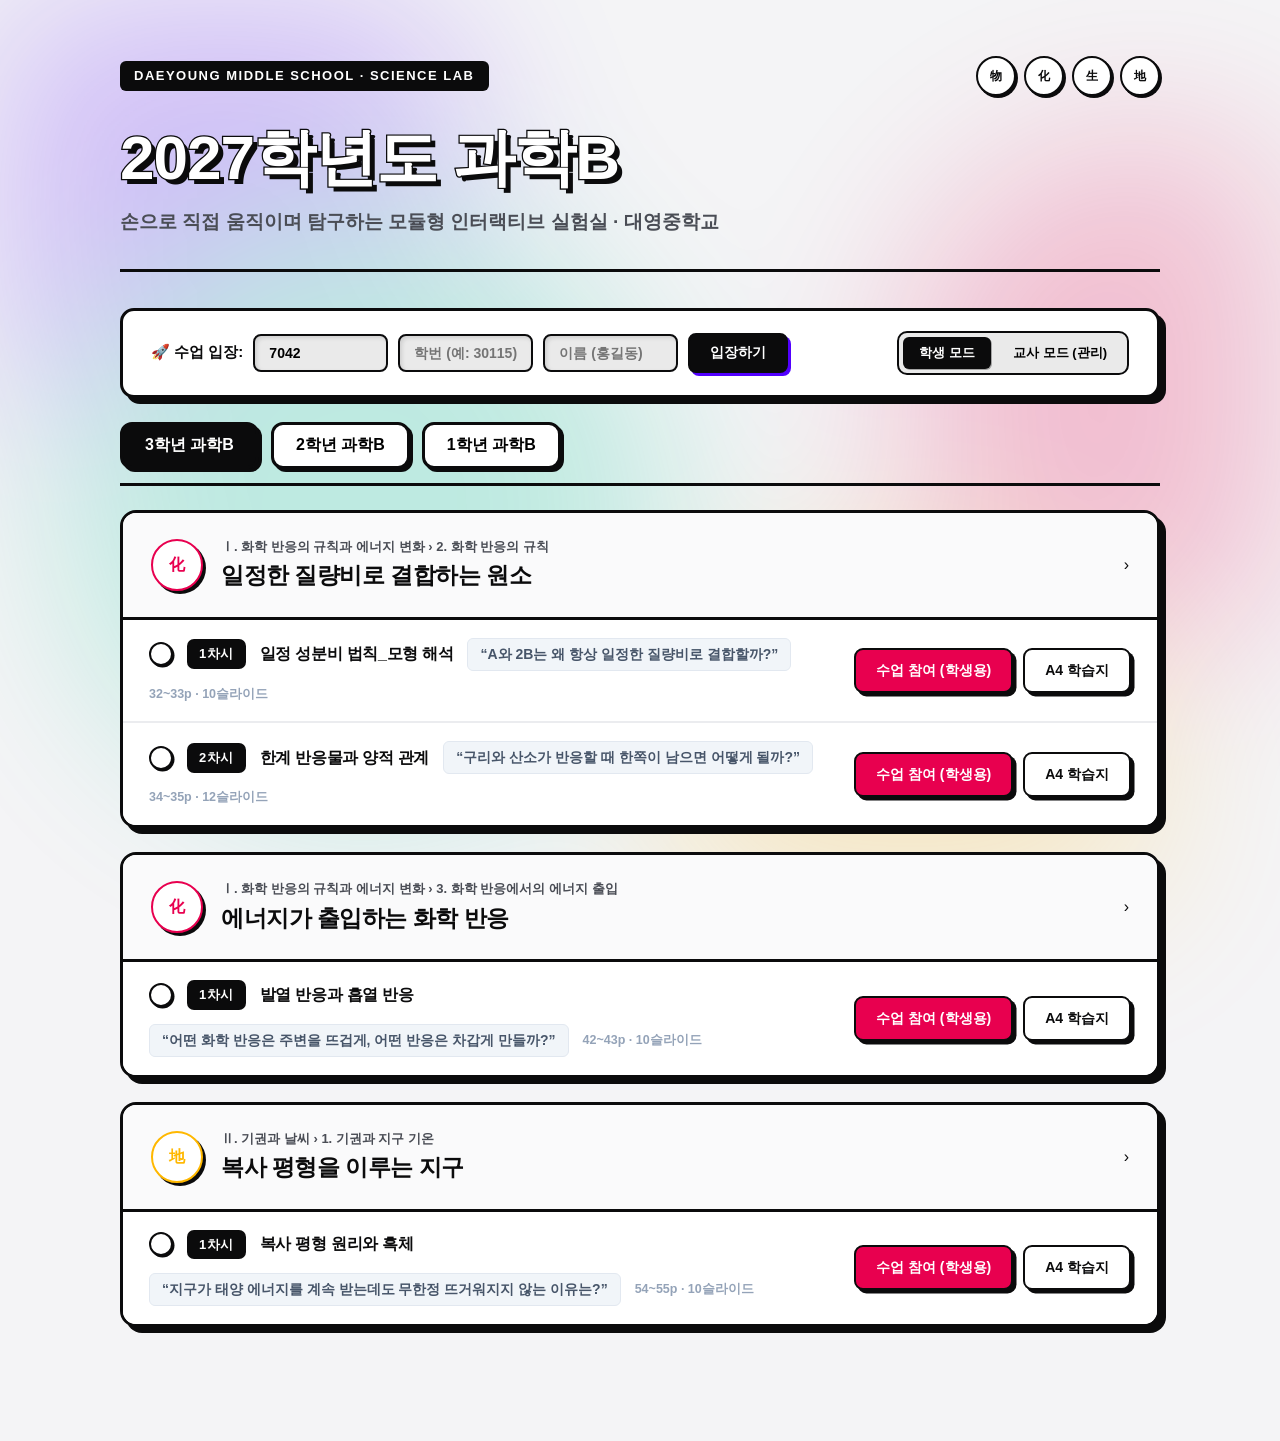
<file: index.html>
<!DOCTYPE html>
<html lang="ko">
<head>
<meta charset="UTF-8">
<meta name="viewport" content="width=device-width, initial-scale=1.0, viewport-fit=cover">
<title>2027학년도 과학B · 대영중학교 과학 허브</title>
<link rel="stylesheet" href="hub.css">
</head>
<body>

<!-- [배경] 4색 가우시안 오로라 캔버스 -->
<div class="bg-glow-container">
  <div class="glow-blob blob-1"></div>
  <div class="glow-blob blob-2"></div>
  <div class="glow-blob blob-3"></div>
  <div class="glow-blob blob-4"></div>
</div>

<div class="container">
  <!-- 1. 메인 헤더 영역 -->
  <header class="hub-header">
    <div class="header-top">
      <span class="school-badge">DAEYOUNG MIDDLE SCHOOL &middot; SCIENCE LAB</span>
      <div class="stamp-cluster">
        <div class="mini-stamp" title="물리">物</div>
        <div class="mini-stamp" title="화학">化</div>
        <div class="mini-stamp" title="생명">生</div>
        <div class="mini-stamp" title="지구">地</div>
      </div>
    </div>
    
    <!-- 2027학년도 과학B 단일 깔끔한 타이틀 -->
    <h1 class="hub-title" id="mainTitle">2027학년도 과학B</h1>
    <p class="hub-subtitle">손으로 직접 움직이며 탐구하는 모듈형 인터랙티브 실험실 &middot; 대영중학교</p>
  </header>

  <!-- 2. 제로 가입 간편 입장 & 교사 모드 배너 -->
  <section class="action-banner">
    <div class="login-quick">
      <span style="font-weight: 900; font-size: 15px;">🚀 수업 입장:</span>
      <input type="text" class="quick-input" placeholder="수업코드 4자리" maxlength="4" value="7042">
      <input type="text" class="quick-input" placeholder="학번 (예: 30115)" maxlength="5">
      <input type="text" class="quick-input" placeholder="이름 (홍길동)" maxlength="5">
      <button class="btn-enter" onclick="alert('2027 과학B 연구실에 입장했습니다! (닉네임: 빛의 속도)')">입장하기</button>
    </div>
    <div class="mode-toggle">
      <button class="toggle-btn active" id="btnRoleStudent">학생 모드</button>
      <button class="toggle-btn" id="btnRoleTeacher">교사 모드 (관리)</button>
    </div>
  </section>

  <!-- 교사용 상태 저장 & 백업 관리 툴바 (교사 모드 활성화 시 표시) -->
  <div class="teacher-data-toolbar" id="teacherDataToolbar" style="display: none;">
    <div class="toolbar-info">
      <span class="toolbar-badge">교사 전용 데이터 관리</span>
      <span style="font-size: 13.5px; font-weight: 800; color: #334155;">수정한 수업 모듈과 차시 데이터를 파일로 영구 백업하거나 기본값으로 원복합니다.</span>
    </div>
    <div class="toolbar-actions">
      <button class="btn-tool btn-save" onclick="exportCurriculumJSON()" title="현재 차시 및 단원 데이터를 JSON 파일로 다운로드">💾 현재 상태 파일 저장</button>
      <label class="btn-tool btn-load" title="이전에 저장한 JSON 백업 파일을 불러옵니다">
        📥 백업 파일 불러오기
        <input type="file" id="fileUploadInput" accept=".json" style="display: none;" onchange="importCurriculumJSON(event)">
      </label>
      <button class="btn-tool btn-reset" onclick="resetToDefaultCurriculum()" title="선생님이 확정하신 공식 기본값으로 되돌리기">🔄 기본값으로 복원</button>
    </div>
  </div>

  <!-- 3. 학년 탭 네비게이션 (스크롤 완전 제거, 교사모드에서 학년/단원 추가) -->
  <nav class="subject-tabs" id="gradeTabs">
    <!-- JS로 학년 버튼들이 동적 생성되며, 교사모드 시 [+ 학년 추가] 버튼이 함께 나타남 -->
  </nav>

  <!-- 4. 단원별 아코디언 및 차시 목록 컨테이너 (curriculum.json 기반 동적 렌더링) -->
  <main id="curriculumList">
    <!-- JS로 학년/단원/차시 카드가 자동으로 렌더링됨 -->
  </main>
</div>

<!-- 마우스 주변을 따라다니는 글라스 원형 돋보기 렌즈 -->
<div class="magnifier-lens" id="globalMagnifierLens">
  <div class="magnifier-lens-content" id="magnifierLensContent"></div>
</div>

<!-- 5. 배경 가우시안 영역 마우스 오버 시 떠오르는 과학 명언 플로팅 카드 -->
<div class="quote-floating-card" id="quoteCard">
  <div class="quote-text" id="quoteText">&ldquo;자연이라는 위대한 책은 수학의 언어로 쓰여 있다.&rdquo;</div>
  <div class="quote-author" id="quoteAuthor">&mdash; 갈릴레오 갈릴레이</div>
</div>

<script>
  // 1. 교육과정 데이터 (curriculum.json 비동기 로드 + 오프라인 폴백 내장)
  let curriculumData = [];
  let currentGradeId = "grade-3";
  let isTeacherMode = false;

  function saveCurriculumData() {
    localStorage.setItem('daeyoung_curriculum_data', JSON.stringify(curriculumData));
  }

  async function loadCurriculum() {
    const saved = localStorage.getItem('daeyoung_curriculum_data');
    if (saved) {
      try {
        curriculumData = JSON.parse(saved);
        renderGradeTabs();
        renderCurriculum();
        return;
      } catch (e) {
        console.warn('저장 데이터 파싱 실패, 원본 로드');
      }
    }

    try {
      const res = await fetch('curriculum.json');
      if (!res.ok) throw new Error();
      curriculumData = await res.json();
    } catch (e) {
      // 로컬 파일 더블클릭 실행(file://) 시 CORS 제한 대비 기본 데이터 폴백
      curriculumData = [
        {
          "gradeId": "grade-3",
          "gradeName": "3학년 과학B",
          "units": [
            {
              "unitId": "unit-3-chem-1",
              "subject": "화학",
              "stamp": "化",
              "color": "#E8004F",
              "major": "Ⅰ. 화학 반응의 규칙과 에너지 변화",
              "minor": "2. 화학 반응의 규칙",
              "title": "일정한 질량비로 결합하는 원소",
              "lessons": [
                { "n": 1, "title": "일정 성분비 법칙_모형 해석", "question": "A와 2B는 왜 항상 일정한 질량비로 결합할까?", "pages": "32~33p", "slides": 10 },
                { "n": 2, "title": "한계 반응물과 양적 관계", "question": "구리와 산소가 반응할 때 한쪽이 남으면 어떻게 될까?", "pages": "34~35p", "slides": 12 }
              ]
            },
            {
              "unitId": "unit-3-chem-2",
              "subject": "화학",
              "stamp": "化",
              "color": "#E8004F",
              "major": "Ⅰ. 화학 반응의 규칙과 에너지 변화",
              "minor": "3. 화학 반응에서의 에너지 출입",
              "title": "에너지가 출입하는 화학 반응",
              "lessons": [
                { "n": 1, "title": "발열 반응과 흡열 반응", "question": "어떤 반응은 주변을 뜨겁게, 어떤 반응은 차갑게 만들까?", "pages": "42~43p", "slides": 10 }
              ]
            },
            {
              "unitId": "unit-3-earth-1",
              "subject": "지구과학",
              "stamp": "地",
              "color": "#FFB800",
              "major": "Ⅱ. 기권과 날씨",
              "minor": "1. 기권과 지구 기온",
              "title": "복사 평형을 이루는 지구",
              "lessons": [
                { "n": 1, "title": "복사 평형 원리와 흑체", "question": "지구가 태양 에너지를 계속 받는데 왜 무한정 뜨거워지지 않을까?", "pages": "54~55p", "slides": 10 }
              ]
            }
          ]
        },
        {
          "gradeId": "grade-2",
          "gradeName": "2학년 과학B",
          "units": [
            {
              "unitId": "unit-2-phys-1",
              "subject": "물리",
              "stamp": "物",
              "color": "#5200FF",
              "major": "Ⅰ. 물질의 구성",
              "minor": "1. 원소와 원자",
              "title": "물질을 이루는 기본 성분",
              "lessons": [
                { "n": 1, "title": "원소의 구별과 불꽃 반응", "question": "눈에 보이지 않는 원소를 어떻게 색깔로 구별할 수 있을까?", "pages": "14~17p", "slides": 8 }
              ]
            }
          ]
        },
        {
          "gradeId": "grade-1",
          "gradeName": "1학년 과학B",
          "units": [
            {
              "unitId": "unit-1-bio-1",
              "subject": "생명과학",
              "stamp": "生",
              "color": "#00C896",
              "major": "Ⅰ. 지권의 변화",
              "minor": "1. 생물의 다양성",
              "title": "생물 다양성과 분류",
              "lessons": [
                { "n": 1, "title": "생물 다양성의 의미와 중요성", "question": "생태계에서 왜 다양한 생물이 공존해야 할까?", "pages": "12~15p", "slides": 8 }
              ]
            }
          ]
        }
      ];
    }
    renderGradeTabs();
    renderCurriculum();
  }

  // 2. 학년 탭 렌더링 (스크롤 없이 자연스럽게 정렬 & 교사모드 시 [+ 학년 추가] 버튼 노출)
  function renderGradeTabs() {
    const tabsContainer = document.getElementById('gradeTabs');
    tabsContainer.innerHTML = '';
    
    // 학년 버튼들 생성
    curriculumData.forEach((grade) => {
      const btn = document.createElement('button');
      btn.className = 'tab-btn';
      btn.setAttribute('aria-selected', grade.gradeId === currentGradeId ? 'true' : 'false');
      btn.textContent = grade.gradeName;
      btn.onclick = () => {
        currentGradeId = grade.gradeId;
        renderGradeTabs();
        renderCurriculum();
      };
      tabsContainer.appendChild(btn);
    });

    // [요청 6] 교사 모드일 때만 나타나는 [+ 학년 추가] 버튼
    const addGradeBtn = document.createElement('button');
    addGradeBtn.className = 'btn-add-grade';
    addGradeBtn.innerHTML = '+ 학년 추가';
    addGradeBtn.onclick = promptNewGrade;
    tabsContainer.appendChild(addGradeBtn);
  }

  // 교사용: 신규 학년 추가 함수
  function promptNewGrade() {
    const gradeName = prompt("추가할 학년 또는 과목명을 입력하세요 (예: 1학년 과학A, 고1 통합과학):");
    if (!gradeName) return;

    const newGradeId = "grade-" + Date.now();
    curriculumData.push({
      gradeId: newGradeId,
      gradeName: gradeName,
      units: [
        {
          unitId: "unit-" + Date.now(),
          subject: "과학",
          stamp: "科",
          color: "#5200FF",
          major: "Ⅰ. 첫 번째 대단원",
          minor: "1. 소단원",
          title: "새로운 탐구 단원",
          lessons: [
            { n: 1, title: "1차시 수업 시작", question: "오늘의 핵심 질문을 적어주세요", pages: "10~15p", slides: 10 }
          ]
        }
      ]
    });

    currentGradeId = newGradeId;
    saveCurriculumData();
    renderGradeTabs();
    renderCurriculum();
    alert(`'${gradeName}'이(가) 추가되었습니다!`);
  }

  // 3. 단원 및 차시 목록 동적 렌더링 (단일 모듈 아키텍처)
  function renderCurriculum() {
    const mainList = document.getElementById('curriculumList');
    mainList.innerHTML = '';
    const currentGrade = curriculumData.find(g => g.gradeId === currentGradeId);
    if (!currentGrade || !currentGrade.units) return;

    // 완료된 차시 로컬스토리지 키
    const completedLessons = JSON.parse(localStorage.getItem('daeyoung_completed_lessons') || '[]');

    currentGrade.units.forEach((unit, uIdx) => {
      const totalLessons = unit.lessons.length;
      const doneCount = unit.lessons.filter(l => completedLessons.includes(`${currentGrade.gradeId}_${unit.unitId}_${l.n}`)).length;
      const isUnitAllDone = (totalLessons > 0 && doneCount === totalLessons);

      const details = document.createElement('details');
      details.className = 'unit-card';
      details.open = true;
      details.id = unit.unitId;

      // 교사 모드일 때 텍스트 클릭 시 즉석 편집 활성화
      const editableAttr = isTeacherMode ? 'contenteditable="true" spellcheck="false"' : '';
      const editableClass = isTeacherMode ? 'editable-field' : '';

      details.innerHTML = `
        <summary class="unit-summary">
          <div class="unit-title-group">
            <div class="unit-stamp ${isUnitAllDone ? 'all-done' : ''}" 
                 style="--stamp-active-color: ${unit.color}; border-color: ${unit.color}; color: ${isUnitAllDone ? '#FFFFFF' : unit.color};">
              ${unit.stamp}
            </div>
            <div>
              <div class="unit-badge ${editableClass}" ${editableAttr} data-target="unit-badge" data-uid="${unit.unitId}">
                ${unit.major} &rsaquo; ${unit.minor}
              </div>
              <div class="unit-heading ${editableClass}" ${editableAttr} data-target="unit-title" data-uid="${unit.unitId}">
                ${unit.title}
              </div>
            </div>
          </div>
          <span class="arrow-icon">&rsaquo;</span>
        </summary>
      `;

      // 차시 리스트 컨테이너
      const lessonList = document.createElement('div');
      lessonList.className = 'lesson-list';

      unit.lessons.forEach(l => {
        const lessonKey = `${currentGrade.gradeId}_${unit.unitId}_${l.n}`;
        const isDone = completedLessons.includes(lessonKey);

        const row = document.createElement('article');
        row.className = 'lesson-row';
        row.innerHTML = `
          <div class="lesson-info">
            <!-- 체크 서클: 교사만 클릭하여 변경 가능 -->
            <span class="lesson-check-circle-mini ${isDone ? 'completed' : ''}" 
                  title="${isTeacherMode ? (isDone ? '클릭하여 취소' : '클릭하여 완료 표시') : '교사만 완료 체크를 변경할 수 있습니다'}"
                  onclick="handleCheckClick('${lessonKey}')">
              ${isDone ? '✓' : ''}
            </span>
            <!-- 1차시, 2차시 검은색 라운드 배지 -->
            <span class="lesson-num">${l.n}차시</span>
            <!-- 수업 제목 (교사모드 시 클릭하여 직접 수정) -->
            <span class="lesson-title ${editableClass}" ${editableAttr} 
                  data-target="lesson-title" data-uid="${unit.unitId}" data-ln="${l.n}">
              ${l.title}
            </span>
            <!-- 핵심 질문 (교사모드 시 클릭하여 직접 수정) -->
            <span class="lesson-question ${editableClass}" ${editableAttr} 
                  data-target="lesson-question" data-uid="${unit.unitId}" data-ln="${l.n}">
              &ldquo;${l.question}&rdquo;
            </span>
            <!-- 교과서 쪽수 및 슬라이드 (교사모드 시 클릭하여 직접 수정) -->
            <span class="lesson-meta ${editableClass}" ${editableAttr} 
                  data-target="lesson-meta" data-uid="${unit.unitId}" data-ln="${l.n}">
              ${l.pages} &middot; ${l.slides}슬라이드
            </span>
          </div>
          <!-- 우측 액션 버튼 그룹 -->
          <div class="btn-group">
            <a href="worksheet-sample.html" class="btn-action ${isTeacherMode ? 'btn-teacher' : 'btn-student'}">
              ${isTeacherMode ? '수업 진행 (교사용)' : '수업 참여 (학생용)'}
            </a>
            <a href="worksheet-sample.html" class="btn-action btn-worksheet" target="_blank">A4 학습지</a>
          </div>
        `;
        lessonList.appendChild(row);
      });

      // 교사 모드일 때 해당 단원에 차시를 바로 추가할 수 있는 버튼 제공
      if (isTeacherMode) {
        const addLessonRow = document.createElement('div');
        addLessonRow.style.padding = '12px 26px';
        addLessonRow.style.background = '#F8FAFC';
        addLessonRow.style.borderTop = '1.5px dashed #CBD5E1';
        addLessonRow.style.display = 'flex';
        addLessonRow.style.gap = '10px';
        addLessonRow.innerHTML = `
          <button class="btn-action" style="padding: 6px 14px; font-size: 13px; background: #FFFFFF; border-style: dashed;" 
                  onclick="handleAddLesson('${unit.unitId}')">
            + ${unit.lessons.length + 1}차시 추가
          </button>
        `;
        lessonList.appendChild(addLessonRow);
      }

      details.appendChild(lessonList);
      mainList.appendChild(details);
    });

    // 교사 모드일 때 인라인 텍스트 수정(blur 시 자동저장) 이벤트 등록
    if (isTeacherMode) {
      attachInlineEditEvents();
    }

    // 돋보기 효과 연결 (메인 타이틀 및 대단원 제목)
    setupAllMagnifiers();
  }

  // 교사 모드: 클릭 후 타이핑한 텍스트를 메모리 및 localStorage에 자동 저장하는 이벤트 연결
  function attachInlineEditEvents() {
    document.querySelectorAll('.editable-field').forEach(el => {
      // 엔터키 입력 시 줄바꿈 대신 편집 완료(blur) 처리
      el.addEventListener('keydown', (e) => {
        if (e.key === 'Enter') {
          e.preventDefault();
          el.blur();
        }
      });

      el.addEventListener('blur', () => {
        const targetType = el.getAttribute('data-target');
        const unitId = el.getAttribute('data-uid');
        const lessonNum = parseInt(el.getAttribute('data-ln'), 10);
        let text = el.innerText.trim();

        const currentGrade = curriculumData.find(g => g.gradeId === currentGradeId);
        if (!currentGrade) return;
        const unit = currentGrade.units.find(u => u.unitId === unitId);
        if (!unit) return;

        if (targetType === 'unit-title') {
          unit.title = text || "단원 제목";
        } else if (targetType === 'unit-badge') {
          const parts = text.split('›');
          unit.major = parts[0] ? parts[0].trim() : unit.major;
          unit.minor = parts[1] ? parts[1].trim() : unit.minor;
        } else if (targetType === 'lesson-title') {
          const lesson = unit.lessons.find(l => l.n === lessonNum);
          if (lesson) lesson.title = text || "차시 수업 제목";
        } else if (targetType === 'lesson-question') {
          text = text.replace(/^[“"']+|[”"']+$/g, ''); // 따옴표 정리
          const lesson = unit.lessons.find(l => l.n === lessonNum);
          if (lesson) lesson.question = text || "핵심 질문을 입력하세요";
        } else if (targetType === 'lesson-meta') {
          const parts = text.split('·');
          const lesson = unit.lessons.find(l => l.n === lessonNum);
          if (lesson) {
            lesson.pages = parts[0] ? parts[0].trim() : lesson.pages;
            const slidePart = parts[1] ? parseInt(parts[1].replace(/[^0-9]/g, ''), 10) : lesson.slides;
            lesson.slides = isNaN(slidePart) ? 10 : slidePart;
          }
        }

        saveCurriculumData();
      });
    });
  }

  // 교사 모드: 단원에 신규 차시 추가
  window.handleAddLesson = function(unitId) {
    const currentGrade = curriculumData.find(g => g.gradeId === currentGradeId);
    if (!currentGrade) return;
    const unit = currentGrade.units.find(u => u.unitId === unitId);
    if (!unit) return;

    const nextN = unit.lessons.length + 1;
    unit.lessons.push({
      n: nextN,
      title: `${nextN}차시 신규 탐구 주제`,
      question: "오늘 수업의 핵심 탐구 질문은 무엇일까요?",
      pages: "00~00p",
      slides: 10
    });

    saveCurriculumData();
    renderCurriculum();
  };

  // 차시 완료 체크 핸들러
  window.handleCheckClick = function(key) {
    if (!isTeacherMode) {
      alert("🔒 차시 완료 체크는 '교사 모드'에서만 변경할 수 있습니다.");
      return;
    }
    let completed = JSON.parse(localStorage.getItem('daeyoung_completed_lessons') || '[]');
    if (completed.includes(key)) {
      completed = completed.filter(k => k !== key);
    } else {
      completed.push(key);
    }
    localStorage.setItem('daeyoung_completed_lessons', JSON.stringify(completed));
    renderCurriculum();
  };

  // 4. 모드 전환: 교사 모드 진입 시 마스터 비밀번호 인증 보안 탑재
  const btnStudent = document.getElementById('btnRoleStudent');
  const btnTeacher = document.getElementById('btnRoleTeacher');
  const teacherToolbar = document.getElementById('teacherDataToolbar');
  const TEACHER_PIN = "2027";

  btnStudent.onclick = () => {
    isTeacherMode = false;
    document.body.classList.remove('is-teacher-mode');
    btnStudent.classList.add('active');
    btnTeacher.classList.remove('active');
    if (teacherToolbar) teacherToolbar.style.display = 'none';
    renderGradeTabs();
    renderCurriculum();
  };

  btnTeacher.onclick = () => {
    if (!isTeacherMode) {
      const inputPin = prompt("🔒 [교사 전용 보안 모드]\n선생님 마스터 비밀번호를 입력해 주세요 (기본: 2027):");
      if (inputPin !== TEACHER_PIN) {
        alert("❌ 비밀번호가 올바르지 않습니다.\n학생은 교사 모드에 접근할 수 없습니다.");
        return;
      }
    }
    isTeacherMode = true;
    document.body.classList.add('is-teacher-mode');
    btnTeacher.classList.add('active');
    btnStudent.classList.remove('active');
    if (teacherToolbar) teacherToolbar.style.display = 'flex';
    renderGradeTabs();
    renderCurriculum();
  };

  // 4-1. [선생님 전용 상태 저장 & 백업 관리 함수]
  window.exportCurriculumJSON = function() {
    const dataStr = "data:text/json;charset=utf-8," + encodeURIComponent(JSON.stringify(curriculumData, null, 2));
    const downloadAnchor = document.createElement('a');
    const now = new Date();
    const dateStr = now.getFullYear() + String(now.getMonth()+1).padStart(2,'0') + String(now.getDate()).padStart(2,'0') + "_" + String(now.getHours()).padStart(2,'0') + String(now.getMinutes()).padStart(2,'0');
    downloadAnchor.setAttribute("href", dataStr);
    downloadAnchor.setAttribute("download", `2027과학B_교육과정백업_${dateStr}.json`);
    document.body.appendChild(downloadAnchor);
    downloadAnchor.click();
    downloadAnchor.remove();
  };

  window.importCurriculumJSON = function(event) {
    const file = event.target.files[0];
    if (!file) return;
    const reader = new FileReader();
    reader.onload = function(e) {
      try {
        const imported = JSON.parse(e.target.result);
        if (Array.isArray(imported)) {
          curriculumData = imported;
          saveCurriculumData();
          renderGradeTabs();
          renderCurriculum();
          alert("✅ 백업 파일이 성공적으로 복원되었습니다!");
        } else {
          alert("❌ 올바른 교육과정 JSON 파일 형식이 아닙니다.");
        }
      } catch (err) {
        alert("❌ 파일 로드 중 오류가 발생했습니다: " + err.message);
      }
    };
    reader.readAsText(file);
    event.target.value = '';
  };

  window.resetToDefaultCurriculum = async function() {
    if (!confirm("⚠️ 선생님이 확정하신 공식 기본값으로 모든 데이터를 초기화하시겠습니까?\n(수정했던 내용은 기본값으로 덮어씌워집니다)")) {
      return;
    }
    localStorage.removeItem('daeyoung_curriculum_data');
    try {
      const res = await fetch('curriculum.default.json');
      if (res.ok) {
        curriculumData = await res.json();
      } else {
        throw new Error();
      }
    } catch (e) {
      location.reload();
      return;
    }
    saveCurriculumData();
    renderGradeTabs();
    renderCurriculum();
    alert("🔄 공식 기본값으로 깨끗하게 복원되었습니다!");
  };

  // 5. 배경 가우시안 영역 마우스 오버 과학 명언 인터랙션
  const quotes = [
    { q: "자연이라는 위대한 책은 수학의 언어로 쓰여 있다.", a: "갈릴레오 갈릴레이" },
    { q: "내가 더 멀리 보았다면, 그것은 거인들의 어깨 위에 서 있었기 때문이다.", a: "아이작 뉴턴" },
    { q: "과학은 단순한 지식의 집합이 아니라, 생각하는 방식이다.", a: "칼 세이건" },
    { q: "어제와 똑같이 살면서 다른 미래를 기대하는 것은 정신병 초기증세이다.", a: "알베르트 아인슈타인" },
    { q: "모든 물질은 입자이자 파동이며, 자연은 관측에 답한다.", a: "닐스 보어" },
    { q: "우리는 우주를 탐구함으로써 결국 우리 자신을 이해하게 된다.", a: "칼 세이건" }
  ];

  const quoteCard = document.getElementById('quoteCard');
  const quoteText = document.getElementById('quoteText');
  const quoteAuthor = document.getElementById('quoteAuthor');
  let currentQuoteIndex = 0;
  let quoteTimer = null;

  document.addEventListener('mousemove', (e) => {
    const onInteractive = e.target.closest('.container') && (e.target.closest('.unit-card') || e.target.closest('.action-banner') || e.target.closest('.hub-header'));
    
    if (!onInteractive) {
      quoteCard.style.left = e.clientX + 'px';
      quoteCard.style.top = e.clientY + 'px';
      quoteCard.classList.add('active');

      if (!quoteTimer) {
        quoteTimer = setTimeout(() => {
          currentQuoteIndex = (currentQuoteIndex + 1) % quotes.length;
          quoteText.innerHTML = `&ldquo;${quotes[currentQuoteIndex].q}&rdquo;`;
          quoteAuthor.innerHTML = `&mdash; ${quotes[currentQuoteIndex].a}`;
          quoteTimer = null;
        }, 3500);
      }
    } else {
      quoteCard.classList.remove('active');
    }
  });

  document.addEventListener('mouseleave', () => {
    quoteCard.classList.remove('active');
  });

  // 6. [돋보기 효과] 마우스 커서 주변을 원으로 감싸고 그 안에서 글자가 크게 확대
  const lens = document.getElementById('globalMagnifierLens');
  const lensContent = document.getElementById('magnifierLensContent');
  const LENS_RADIUS = 70; // 140px / 2
  const ZOOM_FACTOR = 1.45;

  function initMagnifier(el) {
    if (!el || el.dataset.magnifierBound) return;
    el.dataset.magnifierBound = "true";

    el.addEventListener('mouseenter', () => {
      lens.style.display = 'block';
      lensContent.innerHTML = el.innerHTML;
      
      const comp = window.getComputedStyle(el);
      lensContent.style.fontFamily = comp.fontFamily;
      lensContent.style.fontSize = comp.fontSize;
      lensContent.style.fontWeight = comp.fontWeight;
      lensContent.style.color = comp.color;
      lensContent.style.webkitTextStroke = comp.webkitTextStroke || comp['-webkit-text-stroke'] || '';
      lensContent.style.webkitTextFillColor = comp.webkitTextFillColor || comp['-webkit-text-fill-color'] || '';
      lensContent.style.textShadow = comp.textShadow;
      lensContent.style.letterSpacing = comp.letterSpacing;
      lensContent.style.lineHeight = comp.lineHeight;
    });

    el.addEventListener('mousemove', (e) => {
      const rect = el.getBoundingClientRect();
      const mouseX = e.clientX;
      const mouseY = e.clientY;

      // 렌즈 중심을 마우스 위치로
      lens.style.left = mouseX + 'px';
      lens.style.top = mouseY + 'px';

      // 타겟 요소 내 상대 좌표
      const relX = mouseX - rect.left;
      const relY = mouseY - rect.top;

      // 마우스 위치 기준 정밀 확대 렌더링
      lensContent.style.left = (LENS_RADIUS - relX * ZOOM_FACTOR) + 'px';
      lensContent.style.top = (LENS_RADIUS - relY * ZOOM_FACTOR) + 'px';
      lensContent.style.transform = `scale(${ZOOM_FACTOR})`;
    });

    el.addEventListener('mouseleave', () => {
      lens.style.display = 'none';
      lensContent.innerHTML = '';
    });
  }

  function setupAllMagnifiers() {
    // 1) 메인 타이틀
    const mainTitle = document.getElementById('mainTitle');
    if (mainTitle) initMagnifier(mainTitle);

    // 2) 단원 제목들 (예: '일정한 질량비로 결합하는 원소' 등)
    document.querySelectorAll('.unit-heading').forEach(heading => {
      initMagnifier(heading);
    });
  }

  // 초기 로드 실행
  loadCurriculum();
  setupAllMagnifiers();
</script>

</body>
</html>
</file>
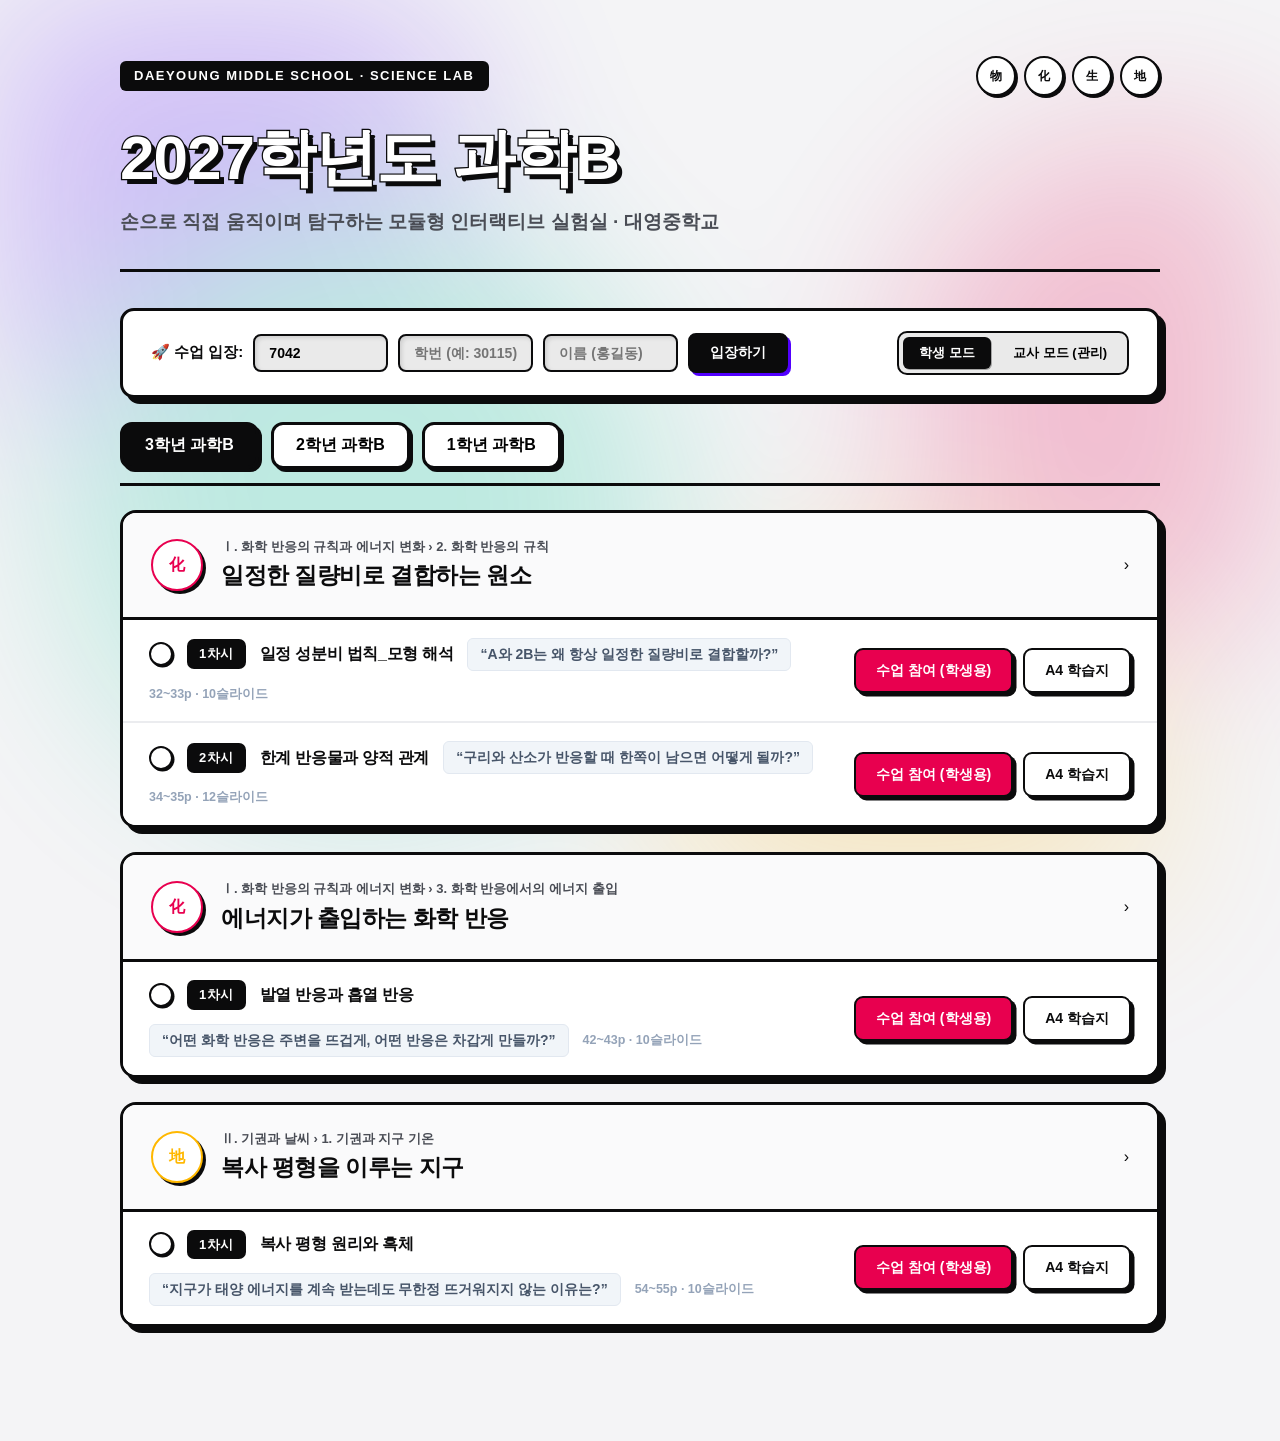
<file: index.default.html>
<!DOCTYPE html>
<html lang="ko">
<head>
<meta charset="UTF-8">
<meta name="viewport" content="width=device-width, initial-scale=1.0, viewport-fit=cover">
<title>2027학년도 과학B · 대영중학교 과학 허브 [기본값 원본]</title>
<link rel="stylesheet" href="hub.css">
</head>
<body>

<!-- [배경] 4색 가우시안 오로라 캔버스 -->
<div class="bg-glow-container">
  <div class="glow-blob blob-1"></div>
  <div class="glow-blob blob-2"></div>
  <div class="glow-blob blob-3"></div>
  <div class="glow-blob blob-4"></div>
</div>

<div class="container">
  <!-- 1. 메인 헤더 영역 -->
  <header class="hub-header">
    <div class="header-top">
      <span class="school-badge">DAEYOUNG MIDDLE SCHOOL &middot; SCIENCE LAB</span>
      <div class="stamp-cluster">
        <div class="mini-stamp" title="물리">物</div>
        <div class="mini-stamp" title="화학">化</div>
        <div class="mini-stamp" title="생명">生</div>
        <div class="mini-stamp" title="지구">地</div>
      </div>
    </div>
    
    <!-- 2027학년도 과학B 단일 깔끔한 타이틀 -->
    <h1 class="hub-title" id="mainTitle">2027학년도 과학B</h1>
    <p class="hub-subtitle">손으로 직접 움직이며 탐구하는 모듈형 인터랙티브 실험실 &middot; 대영중학교</p>
  </header>

  <!-- 2. 제로 가입 간편 입장 & 교사 모드 배너 -->
  <section class="action-banner">
    <div class="login-quick">
      <span style="font-weight: 900; font-size: 15px;">🚀 수업 입장:</span>
      <input type="text" class="quick-input" placeholder="수업코드 4자리" maxlength="4" value="7042">
      <input type="text" class="quick-input" placeholder="학번 (예: 30115)" maxlength="5">
      <input type="text" class="quick-input" placeholder="이름 (홍길동)" maxlength="5">
      <button class="btn-enter" onclick="alert('2027 과학B 연구실에 입장했습니다! (닉네임: 빛의 속도)')">입장하기</button>
    </div>
    <div class="mode-toggle">
      <button class="toggle-btn active" id="btnRoleStudent">학생 모드</button>
      <button class="toggle-btn" id="btnRoleTeacher">교사 모드 (관리)</button>
    </div>
  </section>

  <!-- 3. 학년 탭 네비게이션 (스크롤 완전 제거, 교사모드에서 학년/단원 추가) -->
  <nav class="subject-tabs" id="gradeTabs">
    <!-- JS로 학년 버튼들이 동적 생성되며, 교사모드 시 [+ 학년 추가] 버튼이 함께 나타남 -->
  </nav>

  <!-- 4. 단원별 아코디언 및 차시 목록 컨테이너 (curriculum.json 기반 동적 렌더링) -->
  <main id="curriculumList">
    <!-- JS로 학년/단원/차시 카드가 자동으로 렌더링됨 -->
  </main>
</div>

<!-- 마우스 주변을 따라다니는 글라스 원형 돋보기 렌즈 -->
<div class="magnifier-lens" id="globalMagnifierLens">
  <div class="magnifier-lens-content" id="magnifierLensContent"></div>
</div>

<!-- 5. 배경 가우시안 영역 마우스 오버 시 떠오르는 과학 명언 플로팅 카드 -->
<div class="quote-floating-card" id="quoteCard">
  <div class="quote-text" id="quoteText">&ldquo;자연이라는 위대한 책은 수학의 언어로 쓰여 있다.&rdquo;</div>
  <div class="quote-author" id="quoteAuthor">&mdash; 갈릴레오 갈릴레이</div>
</div>

<script>
  // 1. 교육과정 데이터 (curriculum.json 비동기 로드 + 오프라인 폴백 내장)
  let curriculumData = [];
  let currentGradeId = "grade-3";
  let isTeacherMode = false;

  function saveCurriculumData() {
    localStorage.setItem('daeyoung_curriculum_data', JSON.stringify(curriculumData));
  }

  async function loadCurriculum() {
    const saved = localStorage.getItem('daeyoung_curriculum_data');
    if (saved) {
      try {
        curriculumData = JSON.parse(saved);
        renderGradeTabs();
        renderCurriculum();
        return;
      } catch (e) {
        console.warn('저장 데이터 파싱 실패, 원본 로드');
      }
    }

    try {
      const res = await fetch('curriculum.json');
      if (!res.ok) throw new Error();
      curriculumData = await res.json();
    } catch (e) {
      // 로컬 파일 더블클릭 실행(file://) 시 CORS 제한 대비 기본 데이터 폴백
      curriculumData = [
        {
          "gradeId": "grade-3",
          "gradeName": "3학년 과학B",
          "units": [
            {
              "unitId": "unit-3-chem-1",
              "subject": "화학",
              "stamp": "化",
              "color": "#E8004F",
              "major": "Ⅰ. 화학 반응의 규칙과 에너지 변화",
              "minor": "2. 화학 반응의 규칙",
              "title": "일정한 질량비로 결합하는 원소",
              "lessons": [
                { "n": 1, "title": "일정 성분비 법칙_모형 해석", "question": "A와 2B는 왜 항상 일정한 질량비로 결합할까?", "pages": "32~33p", "slides": 10 },
                { "n": 2, "title": "한계 반응물과 양적 관계", "question": "구리와 산소가 반응할 때 한쪽이 남으면 어떻게 될까?", "pages": "34~35p", "slides": 12 }
              ]
            },
            {
              "unitId": "unit-3-chem-2",
              "subject": "화학",
              "stamp": "化",
              "color": "#E8004F",
              "major": "Ⅰ. 화학 반응의 규칙과 에너지 변화",
              "minor": "3. 화학 반응에서의 에너지 출입",
              "title": "에너지가 출입하는 화학 반응",
              "lessons": [
                { "n": 1, "title": "발열 반응과 흡열 반응", "question": "어떤 반응은 주변을 뜨겁게, 어떤 반응은 차갑게 만들까?", "pages": "42~43p", "slides": 10 }
              ]
            },
            {
              "unitId": "unit-3-earth-1",
              "subject": "지구과학",
              "stamp": "地",
              "color": "#FFB800",
              "major": "Ⅱ. 기권과 날씨",
              "minor": "1. 기권과 지구 기온",
              "title": "복사 평형을 이루는 지구",
              "lessons": [
                { "n": 1, "title": "복사 평형 원리와 흑체", "question": "지구가 태양 에너지를 계속 받는데 왜 무한정 뜨거워지지 않을까?", "pages": "54~55p", "slides": 10 }
              ]
            }
          ]
        },
        {
          "gradeId": "grade-2",
          "gradeName": "2학년 과학B",
          "units": [
            {
              "unitId": "unit-2-phys-1",
              "subject": "물리",
              "stamp": "物",
              "color": "#5200FF",
              "major": "Ⅰ. 물질의 구성",
              "minor": "1. 원소와 원자",
              "title": "물질을 이루는 기본 성분",
              "lessons": [
                { "n": 1, "title": "원소의 구별과 불꽃 반응", "question": "눈에 보이지 않는 원소를 어떻게 색깔로 구별할 수 있을까?", "pages": "14~17p", "slides": 8 }
              ]
            }
          ]
        },
        {
          "gradeId": "grade-1",
          "gradeName": "1학년 과학B",
          "units": [
            {
              "unitId": "unit-1-bio-1",
              "subject": "생명과학",
              "stamp": "生",
              "color": "#00C896",
              "major": "Ⅰ. 지권의 변화",
              "minor": "1. 생물의 다양성",
              "title": "생물 다양성과 분류",
              "lessons": [
                { "n": 1, "title": "생물 다양성의 의미와 중요성", "question": "생태계에서 왜 다양한 생물이 공존해야 할까?", "pages": "12~15p", "slides": 8 }
              ]
            }
          ]
        }
      ];
    }
    renderGradeTabs();
    renderCurriculum();
  }

  // 2. 학년 탭 렌더링
  function renderGradeTabs() {
    const tabsContainer = document.getElementById('gradeTabs');
    tabsContainer.innerHTML = '';
    
    curriculumData.forEach((grade) => {
      const btn = document.createElement('button');
      btn.className = 'tab-btn';
      btn.setAttribute('aria-selected', grade.gradeId === currentGradeId ? 'true' : 'false');
      btn.textContent = grade.gradeName;
      btn.onclick = () => {
        currentGradeId = grade.gradeId;
        renderGradeTabs();
        renderCurriculum();
      };
      tabsContainer.appendChild(btn);
    });

    const addGradeBtn = document.createElement('button');
    addGradeBtn.className = 'btn-add-grade';
    addGradeBtn.innerHTML = '+ 학년 추가';
    addGradeBtn.onclick = promptNewGrade;
    tabsContainer.appendChild(addGradeBtn);
  }

  function promptNewGrade() {
    const gradeName = prompt("추가할 학년 또는 과목명을 입력하세요 (예: 1학년 과학A, 고1 통합과학):");
    if (!gradeName) return;

    const newGradeId = "grade-" + Date.now();
    curriculumData.push({
      gradeId: newGradeId,
      gradeName: gradeName,
      units: [
        {
          unitId: "unit-" + Date.now(),
          subject: "과학",
          stamp: "科",
          color: "#5200FF",
          major: "Ⅰ. 첫 번째 대단원",
          minor: "1. 소단원",
          title: "새로운 탐구 단원",
          lessons: [
            { n: 1, title: "1차시 수업 시작", question: "오늘의 핵심 질문을 적어주세요", pages: "10~15p", slides: 10 }
          ]
        }
      ]
    });

    currentGradeId = newGradeId;
    saveCurriculumData();
    renderGradeTabs();
    renderCurriculum();
    alert(`'${gradeName}'이(가) 추가되었습니다!`);
  }

  function renderCurriculum() {
    const mainList = document.getElementById('curriculumList');
    mainList.innerHTML = '';
    const currentGrade = curriculumData.find(g => g.gradeId === currentGradeId);
    if (!currentGrade || !currentGrade.units) return;

    const completedLessons = JSON.parse(localStorage.getItem('daeyoung_completed_lessons') || '[]');

    currentGrade.units.forEach((unit, uIdx) => {
      const totalLessons = unit.lessons.length;
      const doneCount = unit.lessons.filter(l => completedLessons.includes(`${currentGrade.gradeId}_${unit.unitId}_${l.n}`)).length;
      const isUnitAllDone = (totalLessons > 0 && doneCount === totalLessons);

      const details = document.createElement('details');
      details.className = 'unit-card';
      details.open = true;
      details.id = unit.unitId;

      const editableAttr = isTeacherMode ? 'contenteditable="true" spellcheck="false"' : '';
      const editableClass = isTeacherMode ? 'editable-field' : '';

      details.innerHTML = `
        <summary class="unit-summary">
          <div class="unit-title-group">
            <div class="unit-stamp ${isUnitAllDone ? 'all-done' : ''}" 
                 style="--stamp-active-color: ${unit.color}; border-color: ${unit.color}; color: ${isUnitAllDone ? '#FFFFFF' : unit.color};">
              ${unit.stamp}
            </div>
            <div>
              <div class="unit-badge ${editableClass}" ${editableAttr} data-target="unit-badge" data-uid="${unit.unitId}">
                ${unit.major} &rsaquo; ${unit.minor}
              </div>
              <div class="unit-heading ${editableClass}" ${editableAttr} data-target="unit-title" data-uid="${unit.unitId}">
                ${unit.title}
              </div>
            </div>
          </div>
          <span class="arrow-icon">&rsaquo;</span>
        </summary>
      `;

      const lessonList = document.createElement('div');
      lessonList.className = 'lesson-list';

      unit.lessons.forEach(l => {
        const lessonKey = `${currentGrade.gradeId}_${unit.unitId}_${l.n}`;
        const isDone = completedLessons.includes(lessonKey);

        const row = document.createElement('article');
        row.className = 'lesson-row';
        row.innerHTML = `
          <div class="lesson-info">
            <span class="lesson-check-circle-mini ${isDone ? 'completed' : ''}" 
                  title="${isTeacherMode ? (isDone ? '클릭하여 취소' : '클릭하여 완료 표시') : '교사만 완료 체크를 변경할 수 있습니다'}"
                  onclick="handleCheckClick('${lessonKey}')">
              ${isDone ? '✓' : ''}
            </span>
            <span class="lesson-num">${l.n}차시</span>
            <span class="lesson-title ${editableClass}" ${editableAttr} 
                  data-target="lesson-title" data-uid="${unit.unitId}" data-ln="${l.n}">
              ${l.title}
            </span>
            <span class="lesson-question ${editableClass}" ${editableAttr} 
                  data-target="lesson-question" data-uid="${unit.unitId}" data-ln="${l.n}">
              &ldquo;${l.question}&rdquo;
            </span>
            <span class="lesson-meta ${editableClass}" ${editableAttr} 
                  data-target="lesson-meta" data-uid="${unit.unitId}" data-ln="${l.n}">
              ${l.pages} &middot; ${l.slides}슬라이드
            </span>
          </div>
          <div class="btn-group">
            <a href="worksheet-sample.html" class="btn-action ${isTeacherMode ? 'btn-teacher' : 'btn-student'}">
              ${isTeacherMode ? '수업 진행 (교사용)' : '수업 참여 (학생용)'}
            </a>
            <a href="worksheet-sample.html" class="btn-action btn-worksheet" target="_blank">A4 학습지</a>
          </div>
        `;
        lessonList.appendChild(row);
      });

      if (isTeacherMode) {
        const addLessonRow = document.createElement('div');
        addLessonRow.style.padding = '12px 26px';
        addLessonRow.style.background = '#F8FAFC';
        addLessonRow.style.borderTop = '1.5px dashed #CBD5E1';
        addLessonRow.style.display = 'flex';
        addLessonRow.style.gap = '10px';
        addLessonRow.innerHTML = `
          <button class="btn-action" style="padding: 6px 14px; font-size: 13px; background: #FFFFFF; border-style: dashed;" 
                  onclick="handleAddLesson('${unit.unitId}')">
            + ${unit.lessons.length + 1}차시 추가
          </button>
        `;
        lessonList.appendChild(addLessonRow);
      }

      details.appendChild(lessonList);
      mainList.appendChild(details);
    });

    if (isTeacherMode) {
      attachInlineEditEvents();
    }
    setupAllMagnifiers();
  }

  function attachInlineEditEvents() {
    document.querySelectorAll('.editable-field').forEach(el => {
      el.addEventListener('keydown', (e) => {
        if (e.key === 'Enter') {
          e.preventDefault();
          el.blur();
        }
      });

      el.addEventListener('blur', () => {
        const targetType = el.getAttribute('data-target');
        const unitId = el.getAttribute('data-uid');
        const lessonNum = parseInt(el.getAttribute('data-ln'), 10);
        let text = el.innerText.trim();

        const currentGrade = curriculumData.find(g => g.gradeId === currentGradeId);
        if (!currentGrade) return;
        const unit = currentGrade.units.find(u => u.unitId === unitId);
        if (!unit) return;

        if (targetType === 'unit-title') {
          unit.title = text || "단원 제목";
        } else if (targetType === 'unit-badge') {
          const parts = text.split('›');
          unit.major = parts[0] ? parts[0].trim() : unit.major;
          unit.minor = parts[1] ? parts[1].trim() : unit.minor;
        } else if (targetType === 'lesson-title') {
          const lesson = unit.lessons.find(l => l.n === lessonNum);
          if (lesson) lesson.title = text || "차시 수업 제목";
        } else if (targetType === 'lesson-question') {
          text = text.replace(/^[“"']+|[”"']+$/g, '');
          const lesson = unit.lessons.find(l => l.n === lessonNum);
          if (lesson) lesson.question = text || "핵심 질문을 입력하세요";
        } else if (targetType === 'lesson-meta') {
          const parts = text.split('·');
          const lesson = unit.lessons.find(l => l.n === lessonNum);
          if (lesson) {
            lesson.pages = parts[0] ? parts[0].trim() : lesson.pages;
            const slidePart = parts[1] ? parseInt(parts[1].replace(/[^0-9]/g, ''), 10) : lesson.slides;
            lesson.slides = isNaN(slidePart) ? 10 : slidePart;
          }
        }

        saveCurriculumData();
      });
    });
  }

  window.handleAddLesson = function(unitId) {
    const currentGrade = curriculumData.find(g => g.gradeId === currentGradeId);
    if (!currentGrade) return;
    const unit = currentGrade.units.find(u => u.unitId === unitId);
    if (!unit) return;

    const nextN = unit.lessons.length + 1;
    unit.lessons.push({
      n: nextN,
      title: `${nextN}차시 신규 탐구 주제`,
      question: "오늘 수업의 핵심 탐구 질문은 무엇일까요?",
      pages: "00~00p",
      slides: 10
    });

    saveCurriculumData();
    renderCurriculum();
  };

  window.handleCheckClick = function(key) {
    if (!isTeacherMode) {
      alert("🔒 차시 완료 체크는 '교사 모드'에서만 변경할 수 있습니다.");
      return;
    }
    let completed = JSON.parse(localStorage.getItem('daeyoung_completed_lessons') || '[]');
    if (completed.includes(key)) {
      completed = completed.filter(k => k !== key);
    } else {
      completed.push(key);
    }
    localStorage.setItem('daeyoung_completed_lessons', JSON.stringify(completed));
    renderCurriculum();
  };

  const btnStudent = document.getElementById('btnRoleStudent');
  const btnTeacher = document.getElementById('btnRoleTeacher');
  const TEACHER_PIN = "2027";

  btnStudent.onclick = () => {
    isTeacherMode = false;
    document.body.classList.remove('is-teacher-mode');
    btnStudent.classList.add('active');
    btnTeacher.classList.remove('active');
    renderGradeTabs();
    renderCurriculum();
  };

  btnTeacher.onclick = () => {
    if (!isTeacherMode) {
      const inputPin = prompt("🔒 [교사 전용 보안 모드]\n선생님 마스터 비밀번호를 입력해 주세요 (기본: 2027):");
      if (inputPin !== TEACHER_PIN) {
        alert("❌ 비밀번호가 올바르지 않습니다.\n학생은 교사 모드에 접근할 수 없습니다.");
        return;
      }
    }
    isTeacherMode = true;
    document.body.classList.add('is-teacher-mode');
    btnTeacher.classList.add('active');
    btnStudent.classList.remove('active');
    renderGradeTabs();
    renderCurriculum();
  };

  const quotes = [
    { q: "자연이라는 위대한 책은 수학의 언어로 쓰여 있다.", a: "갈릴레오 갈릴레이" },
    { q: "내가 더 멀리 보았다면, 그것은 거인들의 어깨 위에 서 있었기 때문이다.", a: "아이작 뉴턴" },
    { q: "과학은 단순한 지식의 집합이 아니라, 생각하는 방식이다.", a: "칼 세이건" },
    { q: "어제와 똑같이 살면서 다른 미래를 기대하는 것은 정신병 초기증세이다.", a: "알베르트 아인슈타인" },
    { q: "모든 물질은 입자이자 파동이며, 자연은 관측에 답한다.", a: "닐스 보어" },
    { q: "우리는 우주를 탐구함으로써 결국 우리 자신을 이해하게 된다.", a: "칼 세이건" }
  ];

  const quoteCard = document.getElementById('quoteCard');
  const quoteText = document.getElementById('quoteText');
  const quoteAuthor = document.getElementById('quoteAuthor');
  let currentQuoteIndex = 0;
  let quoteTimer = null;

  document.addEventListener('mousemove', (e) => {
    const onInteractive = e.target.closest('.container') && (e.target.closest('.unit-card') || e.target.closest('.action-banner') || e.target.closest('.hub-header'));
    
    if (!onInteractive) {
      quoteCard.style.left = e.clientX + 'px';
      quoteCard.style.top = e.clientY + 'px';
      quoteCard.classList.add('active');

      if (!quoteTimer) {
        quoteTimer = setTimeout(() => {
          currentQuoteIndex = (currentQuoteIndex + 1) % quotes.length;
          quoteText.innerHTML = `&ldquo;${quotes[currentQuoteIndex].q}&rdquo;`;
          quoteAuthor.innerHTML = `&mdash; ${quotes[currentQuoteIndex].a}`;
          quoteTimer = null;
        }, 3500);
      }
    } else {
      quoteCard.classList.remove('active');
    }
  });

  document.addEventListener('mouseleave', () => {
    quoteCard.classList.remove('active');
  });

  const lens = document.getElementById('globalMagnifierLens');
  const lensContent = document.getElementById('magnifierLensContent');
  const LENS_RADIUS = 70;
  const ZOOM_FACTOR = 1.45;

  function initMagnifier(el) {
    if (!el || el.dataset.magnifierBound) return;
    el.dataset.magnifierBound = "true";

    el.addEventListener('mouseenter', () => {
      lens.style.display = 'block';
      lensContent.innerHTML = el.innerHTML;
      
      const comp = window.getComputedStyle(el);
      lensContent.style.fontFamily = comp.fontFamily;
      lensContent.style.fontSize = comp.fontSize;
      lensContent.style.fontWeight = comp.fontWeight;
      lensContent.style.color = comp.color;
      lensContent.style.webkitTextStroke = comp.webkitTextStroke || comp['-webkit-text-stroke'] || '';
      lensContent.style.webkitTextFillColor = comp.webkitTextFillColor || comp['-webkit-text-fill-color'] || '';
      lensContent.style.textShadow = comp.textShadow;
      lensContent.style.letterSpacing = comp.letterSpacing;
      lensContent.style.lineHeight = comp.lineHeight;
    });

    el.addEventListener('mousemove', (e) => {
      const rect = el.getBoundingClientRect();
      const mouseX = e.clientX;
      const mouseY = e.clientY;

      lens.style.left = mouseX + 'px';
      lens.style.top = mouseY + 'px';

      const relX = mouseX - rect.left;
      const relY = mouseY - rect.top;

      lensContent.style.left = (LENS_RADIUS - relX * ZOOM_FACTOR) + 'px';
      lensContent.style.top = (LENS_RADIUS - relY * ZOOM_FACTOR) + 'px';
      lensContent.style.transform = `scale(${ZOOM_FACTOR})`;
    });

    el.addEventListener('mouseleave', () => {
      lens.style.display = 'none';
      lensContent.innerHTML = '';
    });
  }

  function setupAllMagnifiers() {
    const mainTitle = document.getElementById('mainTitle');
    if (mainTitle) initMagnifier(mainTitle);

    document.querySelectorAll('.unit-heading').forEach(heading => {
      initMagnifier(heading);
    });
  }

  loadCurriculum();
  setupAllMagnifiers();
</script>

</body>
</html>
</file>
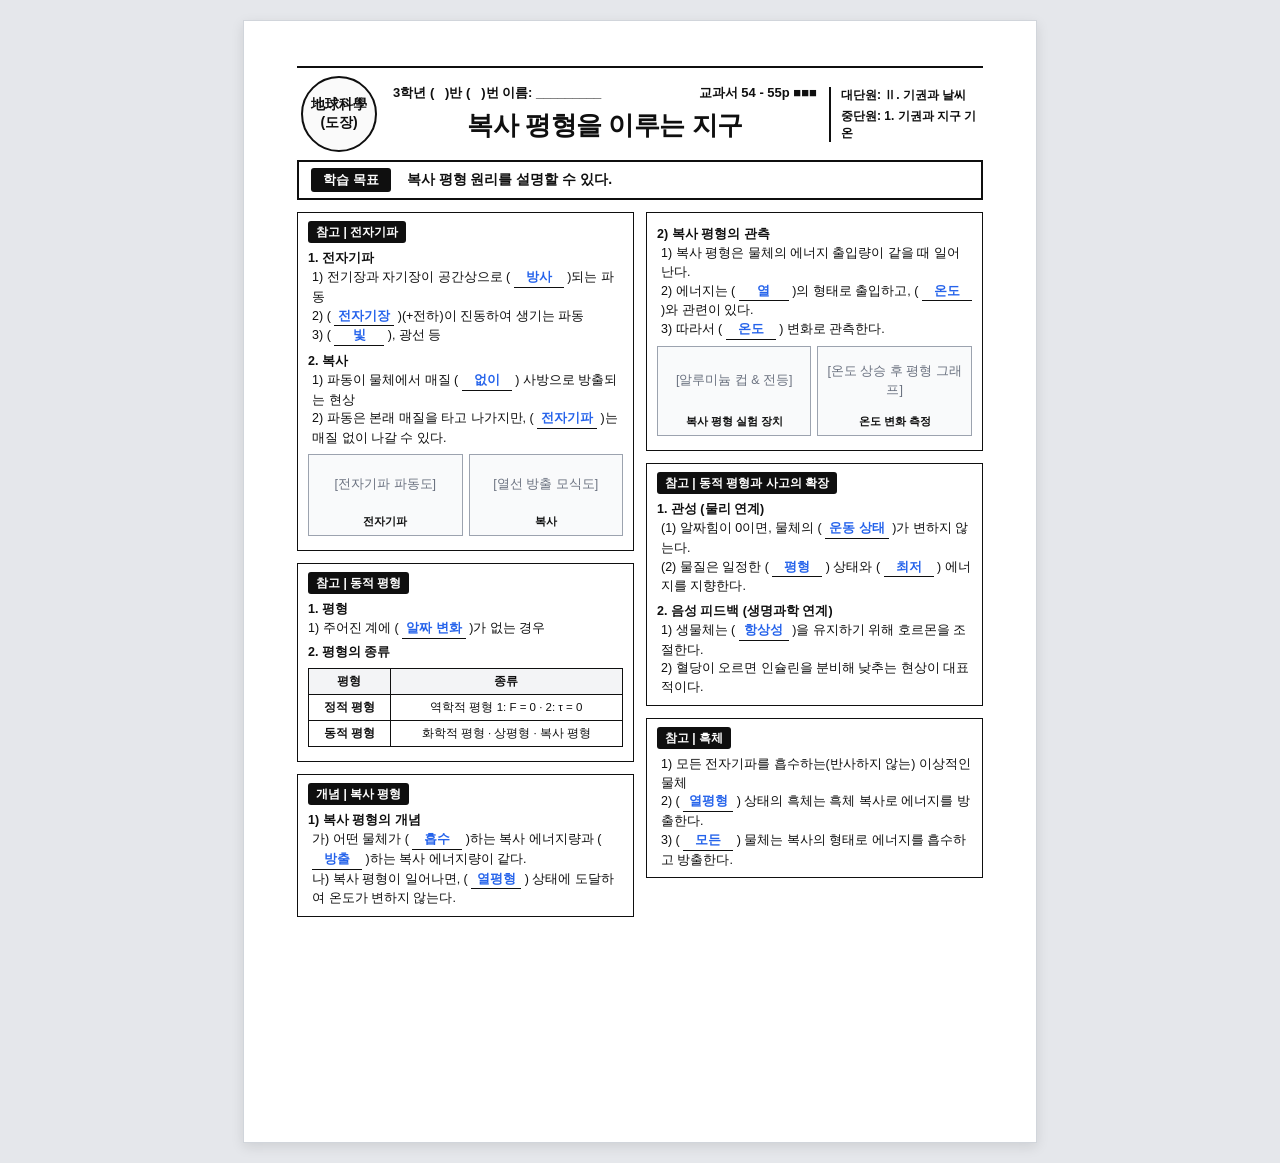
<file: worksheet-sample.html>
<!DOCTYPE html>
<html lang="ko">
<head>
<meta charset="UTF-8">
<meta name="viewport" content="width=device-width, initial-scale=1.0">
<title>대영중학교 과학 학습지 - 복사 평형을 이루는 지구</title>
<link rel="stylesheet" href="https://hangeul.pstatic.net/hangeul_static/css/nanum-square-neo.css">
<style>
  :root {
    --text-main: #0F0F0F;
    --border-color: #0F0F0F;
    --bg-page: #FFFFFF;
    --font-main: 'NanumSquareNeo', 'NanumSquare', sans-serif;
    --accent-earth: #FFB800; /* 지구과학 포인트 */
  }

  * { box-sizing: border-box; margin: 0; padding: 0; }
  body {
    background-color: #E5E7EB;
    font-family: var(--font-main);
    color: var(--text-main);
    padding: 20px;
    display: flex;
    justify-content: center;
    -webkit-print-color-adjust: exact;
  }

  /* 표준 A4 규격 학습지 용지 */
  .worksheet-page {
    width: 210mm;
    min-height: 297mm;
    background: var(--bg-page);
    padding: 12mm 14mm;
    border: 1px solid #D1D5DB;
    box-shadow: 0 4px 12px rgba(0,0,0,0.1);
    position: relative;
    display: flex;
    flex-direction: column;
  }

  /* 헤더 영역 */
  .sheet-header {
    border-top: 2px solid var(--border-color);
    border-bottom: 2px solid var(--border-color);
    padding: 8px 4px;
    display: grid;
    grid-template-columns: 80px 1fr 150px;
    align-items: center;
    gap: 12px;
  }
  .stamp-slot {
    width: 76px;
    height: 76px;
    border: 2px solid var(--border-color);
    border-radius: 50%;
    display: flex;
    align-items: center;
    justify-content: center;
    font-weight: 900;
    font-size: 14px;
    text-align: center;
    background: #FAFAFA;
  }
  .title-area {
    display: flex;
    flex-direction: column;
    gap: 4px;
  }
  .meta-top {
    font-size: 13px;
    font-weight: 700;
    display: flex;
    justify-content: space-between;
  }
  .sheet-title {
    font-size: 26px;
    font-weight: 900;
    letter-spacing: -0.5px;
    text-align: center;
    margin: 2px 0;
  }
  .curriculum-info {
    border-left: 2px solid var(--border-color);
    padding-left: 10px;
    display: flex;
    flex-direction: column;
    justify-content: center;
    gap: 4px;
    font-size: 12px;
    font-weight: 800;
  }

  /* 학습 목표 바 */
  .target-bar {
    border: 2px solid var(--border-color);
    border-top: none;
    padding: 6px 12px;
    display: flex;
    align-items: center;
    gap: 16px;
    margin-bottom: 12px;
  }
  .badge-target {
    background: var(--border-color);
    color: #FFFFFF;
    font-weight: 900;
    font-size: 13px;
    padding: 3px 12px;
    border-radius: 3px;
  }
  .target-content {
    font-size: 14px;
    font-weight: 800;
  }

  /* 2단 다단 그리드 본문 */
  .sheet-grid {
    display: grid;
    grid-template-columns: 1fr 1fr;
    gap: 12px;
    flex: 1;
  }
  .sheet-column {
    display: flex;
    flex-direction: column;
    gap: 12px;
  }

  /* 모듈 박스 (카드) */
  .module-box {
    border: 1.5px solid var(--border-color);
    padding: 8px 10px;
    font-size: 12.5px;
    line-height: 1.5;
  }

  /* 6대 카테고리 뱃지 헤더 */
  .module-header {
    margin-bottom: 6px;
  }
  .cat-badge {
    display: inline-block;
    background: var(--border-color);
    color: #FFFFFF;
    font-weight: 800;
    font-size: 12px;
    padding: 2px 8px;
    border-radius: 3px;
  }

  /* 텍스트 리스트 & 넘버링 */
  .num-title {
    font-weight: 800;
    margin-top: 4px;
  }
  .sub-list {
    padding-left: 4px;
  }

  /* 인터랙티브 빈칸 (화면에서는 클릭 시 정답 토글, 인쇄 시 밑줄) */
  .blank {
    display: inline-block;
    min-width: 50px;
    border-bottom: 1px solid var(--border-color);
    text-align: center;
    font-weight: 800;
    color: #2563EB;
    cursor: pointer;
    user-select: none;
    padding: 0 4px;
  }

  /* 인포그래픽 / 모식도 비교 프레임 */
  .fig-grid-2 {
    display: grid;
    grid-template-columns: 1fr 1fr;
    gap: 6px;
    margin: 6px 0;
  }
  .fig-card {
    border: 1px solid #9CA3AF;
    padding: 6px;
    text-align: center;
    background: #F9FAFB;
  }
  .fig-caption {
    font-weight: 800;
    font-size: 11px;
    margin-top: 4px;
  }

  /* 테이블 서식 */
  .sheet-table {
    width: 100%;
    border-collapse: collapse;
    margin: 6px 0;
    font-size: 11.5px;
    text-align: center;
  }
  .sheet-table th, .sheet-table td {
    border: 1px solid var(--border-color);
    padding: 4px 6px;
  }
  .sheet-table th {
    background: #F3F4F6;
    font-weight: 800;
  }

  /* 인쇄 전용 규칙 */
  @media print {
    body {
      background: none;
      padding: 0;
    }
    .worksheet-page {
      box-shadow: none;
      border: none;
      padding: 10mm 12mm;
    }
    .blank {
      color: transparent !important; /* 학생용 출력 시 빈칸으로 숨김 */
    }
    body.show-answers .blank {
      color: #000000 !important; /* 교사용 정답본 출력 시 표시 */
    }
  }
</style>
</head>
<body>

<div class="worksheet-page">
  <!-- 헤더 -->
  <header class="sheet-header">
    <div class="stamp-slot">
      <span>地球科學<br>(도장)</span>
    </div>
    <div class="title-area">
      <div class="meta-top">
        <span>3학년 ( &nbsp; )반 ( &nbsp; )번 이름: _________</span>
        <span>교과서 54 - 55p ■■■</span>
      </div>
      <h1 class="sheet-title">복사 평형을 이루는 지구</h1>
    </div>
    <div class="curriculum-info">
      <div>대단원: Ⅱ. 기권과 날씨</div>
      <div>중단원: 1. 기권과 지구 기온</div>
    </div>
  </header>

  <!-- 학습 목표 바 -->
  <div class="target-bar">
    <span class="badge-target">학습 목표</span>
    <span class="target-content">복사 평형 원리를 설명할 수 있다.</span>
  </div>

  <!-- 2단 그리드 본문 -->
  <main class="sheet-grid">
    <!-- 좌측 열 -->
    <div class="sheet-column">
      <!-- 모듈 1: 참고 | 전자기파 -->
      <section class="module-box">
        <div class="module-header">
          <span class="cat-badge">참고 | 전자기파</span>
        </div>
        <div class="num-title">1. 전자기파</div>
        <div class="sub-list">
          <div>1) 전기장과 자기장이 공간상으로 ( <span class="blank">방사</span> )되는 파동</div>
          <div>2) ( <span class="blank">전자기장</span> )(+전하)이 진동하여 생기는 파동</div>
          <div>3) ( <span class="blank">빛</span> ), 광선 등</div>
        </div>
        <div class="num-title" style="margin-top:6px;">2. 복사</div>
        <div class="sub-list">
          <div>1) 파동이 물체에서 매질 ( <span class="blank">없이</span> ) 사방으로 방출되는 현상</div>
          <div>2) 파동은 본래 매질을 타고 나가지만, ( <span class="blank">전자기파</span> )는 매질 없이 나갈 수 있다.</div>
        </div>
        <!-- 모식도 2열 프레임 -->
        <div class="fig-grid-2">
          <div class="fig-card">
            <div style="height:48px; display:flex; align-items:center; justify-content:center; color:#6B7280;">[전자기파 파동도]</div>
            <div class="fig-caption">전자기파</div>
          </div>
          <div class="fig-card">
            <div style="height:48px; display:flex; align-items:center; justify-content:center; color:#6B7280;">[열선 방출 모식도]</div>
            <div class="fig-caption">복사</div>
          </div>
        </div>
      </section>

      <!-- 모듈 2: 참고 | 동적 평형 -->
      <section class="module-box">
        <div class="module-header">
          <span class="cat-badge">참고 | 동적 평형</span>
        </div>
        <div class="num-title">1. 평형</div>
        <div>1) 주어진 계에 ( <span class="blank">알짜 변화</span> )가 없는 경우</div>
        <div class="num-title" style="margin-top:4px;">2. 평형의 종류</div>
        <table class="sheet-table">
          <tr><th>평형</th><th>종류</th></tr>
          <tr><td style="font-weight:700;">정적 평형</td><td>역학적 평형 1: F = 0 &middot; 2: &tau; = 0</td></tr>
          <tr><td style="font-weight:700;">동적 평형</td><td>화학적 평형 &middot; 상평형 &middot; 복사 평형</td></tr>
        </table>
      </section>

      <!-- 모듈 3: 개념 | 복사 평형 -->
      <section class="module-box">
        <div class="module-header">
          <span class="cat-badge">개념 | 복사 평형</span>
        </div>
        <div class="num-title">1) 복사 평형의 개념</div>
        <div class="sub-list">
          <div>가) 어떤 물체가 ( <span class="blank">흡수</span> )하는 복사 에너지량과 ( <span class="blank">방출</span> )하는 복사 에너지량이 같다.</div>
          <div>나) 복사 평형이 일어나면, ( <span class="blank">열평형</span> ) 상태에 도달하여 온도가 변하지 않는다.</div>
        </div>
      </section>
    </div>

    <!-- 우측 열 -->
    <div class="sheet-column">
      <!-- 모듈 4: 복사 평형의 관측 -->
      <section class="module-box">
        <div class="num-title">2) 복사 평형의 관측</div>
        <div class="sub-list">
          <div>1) 복사 평형은 물체의 에너지 출입량이 같을 때 일어난다.</div>
          <div>2) 에너지는 ( <span class="blank">열</span> )의 형태로 출입하고, ( <span class="blank">온도</span> )와 관련이 있다.</div>
          <div>3) 따라서 ( <span class="blank">온도</span> ) 변화로 관측한다.</div>
        </div>
        <!-- 실험 장치 및 그래프 모식도 2열 -->
        <div class="fig-grid-2">
          <div class="fig-card">
            <div style="height:56px; display:flex; align-items:center; justify-content:center; color:#6B7280;">[알루미늄 컵 & 전등]</div>
            <div class="fig-caption">복사 평형 실험 장치</div>
          </div>
          <div class="fig-card">
            <div style="height:56px; display:flex; align-items:center; justify-content:center; color:#6B7280;">[온도 상승 후 평형 그래프]</div>
            <div class="fig-caption">온도 변화 측정</div>
          </div>
        </div>
      </section>

      <!-- 모듈 5: 참고 | 동적 평형과 사고의 확장 (STEAM) -->
      <section class="module-box">
        <div class="module-header">
          <span class="cat-badge">참고 | 동적 평형과 사고의 확장</span>
        </div>
        <div class="num-title">1. 관성 (물리 연계)</div>
        <div class="sub-list">
          <div>(1) 알짜힘이 0이면, 물체의 ( <span class="blank">운동 상태</span> )가 변하지 않는다.</div>
          <div>(2) 물질은 일정한 ( <span class="blank">평형</span> ) 상태와 ( <span class="blank">최저</span> ) 에너지를 지향한다.</div>
        </div>
        <div class="num-title" style="margin-top:6px;">2. 음성 피드백 (생명과학 연계)</div>
        <div class="sub-list">
          <div>1) 생물체는 ( <span class="blank">항상성</span> )을 유지하기 위해 호르몬을 조절한다.</div>
          <div>2) 혈당이 오르면 인슐린을 분비해 낮추는 현상이 대표적이다.</div>
        </div>
      </section>

      <!-- 모듈 6: 참고 | 흑체 -->
      <section class="module-box">
        <div class="module-header">
          <span class="cat-badge">참고 | 흑체</span>
        </div>
        <div class="sub-list">
          <div>1) 모든 전자기파를 흡수하는(반사하지 않는) 이상적인 물체</div>
          <div>2) ( <span class="blank">열평형</span> ) 상태의 흑체는 흑체 복사로 에너지를 방출한다.</div>
          <div>3) ( <span class="blank">모든</span> ) 물체는 복사의 형태로 에너지를 흡수하고 방출한다.</div>
        </div>
      </section>
    </div>
  </main>
</div>

</body>
</html>
</file>
<file: hub.css>
/**
 * 대영중학교 과학 허브 플랫폼 메인 스타일시트
 * Style Concept: Aurora Neo-Brutalism (Gaussian Color Blobs + Bold 3D Brutalism)
 */

@import url('https://hangeul.pstatic.net/hangeul_static/css/nanum-square-neo.css');

:root {
  /* 듀오톤 기본 팔레트 */
  --bg-main: #F4F4F6;        /* 베이스 오프화이트 */
  --bg-card: #FFFFFF;        /* 카드 내부 순백색 */
  --text-main: #0B0B0C;      /* 가장 짙고 묵직한 슈퍼 블랙 */
  --text-muted: #4A4D55;     /* 가독성 높은 보조 텍스트 */
  
  --border-thick: 3.5px solid #0B0B0C;
  --border-thin: 2px solid #0B0B0C;
  --shadow-hard: 6px 6px 0px #0B0B0C;
  --shadow-sm: 3px 3px 0px #0B0B0C;

  /* 과학 4대 단원별 시그니처 액센트 */
  --color-chem: #E8004F;     /* 화학 (에너지 마젠타) */
  --color-physics: #5200FF;  /* 물리 (포스 바이올렛) */
  --color-bio: #00C896;      /* 생명 (바이오 민트) */
  --color-earth: #FFB800;    /* 지구 (코스믹 앰버) */

  --font-family: 'NanumSquareNeo', 'NanumSquare', -apple-system, sans-serif;
}

* { box-sizing: border-box; margin: 0; padding: 0; }

body {
  background-color: var(--bg-main);
  color: var(--text-main);
  font-family: var(--font-family);
  line-height: 1.5;
  padding-bottom: 90px;
  position: relative;
  min-height: 100vh;
  overflow-x: hidden;
  -webkit-font-smoothing: antialiased;
}

/* [핵심] 배경에 몽환적으로 은은하게 퍼지는 4색 가우시안 블러 오브 (Aurora Canvas) */
.bg-glow-container {
  position: fixed;
  top: 0;
  left: 0;
  width: 100vw;
  height: 100vh;
  z-index: -1;
  pointer-events: none;
  overflow: hidden;
  filter: blur(90px); /* 몽환적인 가우시안 블러 */
  opacity: 0.22;       /* 미니멀리즘을 해치지 않는 은은한 투명도 */
}
.glow-blob {
  position: absolute;
  border-radius: 50%;
}
.blob-1 { /* 보라/물리 */
  width: 550px;
  height: 550px;
  background: var(--color-physics);
  top: -100px;
  left: -80px;
}
.blob-2 { /* 마젠타/화학 */
  width: 500px;
  height: 500px;
  background: var(--color-chem);
  top: 15%;
  right: -120px;
}
.blob-3 { /* 민트/생명 */
  width: 600px;
  height: 600px;
  background: var(--color-bio);
  bottom: 10%;
  left: 5%;
}
.blob-4 { /* 옐로우/지구 */
  width: 480px;
  height: 480px;
  background: var(--color-earth);
  bottom: -150px;
  right: 10%;
}

.container {
  max-width: 1080px;
  margin: 0 auto;
  padding: 0 20px;
  position: relative;
  z-index: 1;
}

/* 1. 플랫폼 메인 헤더 */
.hub-header {
  padding: 56px 0 32px;
  border-bottom: var(--border-thick);
  margin-bottom: 36px;
}
.header-top {
  display: flex;
  justify-content: space-between;
  align-items: center;
  margin-bottom: 18px;
}
.school-badge {
  display: inline-block;
  background: var(--text-main);
  color: #FFFFFF;
  font-size: 13px;
  font-weight: 900;
  padding: 5px 14px;
  border-radius: 6px;
  letter-spacing: 1.5px;
}
.stamp-cluster {
  display: flex;
  gap: 8px;
}
.mini-stamp {
  width: 40px;
  height: 40px;
  border: 2.5px solid var(--text-main);
  border-radius: 50%;
  display: flex;
  align-items: center;
  justify-content: center;
  font-size: 12px;
  font-weight: 900;
  background: #FFFFFF;
  box-shadow: 2px 2px 0px #0B0B0C;
}

/* 1. 메인 타이틀: 흰색 글자 + 검은 외곽선 + 3D 검은 그림자 (단 1개 단독 렌더링) */
.hub-title {
  font-size: clamp(38px, 6.5vw, 62px);
  font-weight: 900;
  letter-spacing: -1px;
  line-height: 1.1;
  margin: 10px 0 16px;
  
  color: #FFFFFF !important;
  -webkit-text-fill-color: #FFFFFF !important; /* 순백색 글자 */
  -webkit-text-stroke: 2.5px #0B0B0C;          /* 선명한 블랙 윤곽선 */
  paint-order: stroke fill;
  text-shadow: 5px 5px 0px #0B0B0C;           /* 견고한 3D 하드 섀도우 */
  
  display: inline-block;
  user-select: none;
  cursor: zoom-in;
}

/* 마우스 주변을 따라다니는 원형 글라스 돋보기 렌즈 */
.magnifier-lens {
  position: fixed;
  width: 140px;
  height: 140px;
  border-radius: 50%;
  border: 3.5px solid #0B0B0C;
  background: rgba(255, 255, 255, 0.96);
  box-shadow: 
    0 12px 28px rgba(0, 0, 0, 0.35),
    0 0 0 4px rgba(255, 255, 255, 0.9),
    inset 0 0 16px rgba(0, 0, 0, 0.08);
  pointer-events: none;
  overflow: hidden;
  display: none;
  z-index: 99999;
  transform: translate(-50%, -50%);
}
.magnifier-lens::after {
  content: '';
  position: absolute;
  top: 8px;
  left: 14px;
  width: 38px;
  height: 18px;
  border-radius: 50%;
  background: rgba(255, 255, 255, 0.85);
  transform: rotate(-30deg);
  pointer-events: none;
}
.magnifier-lens-content {
  position: absolute;
  pointer-events: none;
  white-space: nowrap;
  transform-origin: 0 0;
  display: inline-block;
}

/* 2. 배경 가우시안 영역 마우스 오버 시 떠오르는 과학 명언 플로팅 카드 */
.quote-floating-card {
  position: fixed;
  pointer-events: none;
  background: rgba(255, 255, 255, 0.92);
  border: 2.5px solid #0B0B0C;
  border-radius: 12px;
  box-shadow: 4px 4px 0px #0B0B0C;
  padding: 12px 18px;
  max-width: 320px;
  z-index: 100;
  opacity: 0;
  transform: translate(15px, 15px) scale(0.95);
  transition: opacity 0.25s ease, transform 0.2s ease;
  backdrop-filter: blur(8px);
}
.quote-floating-card.active {
  opacity: 1;
  transform: translate(18px, 18px) scale(1);
}
.quote-text {
  font-size: 13px;
  font-weight: 800;
  color: #0B0B0C;
  line-height: 1.45;
  margin-bottom: 4px;
}
.quote-author {
  font-size: 11px;
  font-weight: 800;
  color: var(--color-physics);
  text-align: right;
}
.hub-subtitle {
  font-size: 19px;
  color: var(--text-muted);
  font-weight: 800;
}

/* 2. 빠른 학생 입장 & 교사 모드 배너 */
.action-banner {
  background: #FFFFFF;
  border: var(--border-thick);
  border-radius: 14px;
  box-shadow: var(--shadow-hard);
  padding: 20px 28px;
  display: flex;
  flex-wrap: wrap;
  justify-content: space-between;
  align-items: center;
  gap: 16px;
  margin-bottom: 24px;
}

/* 2-1. 교사 전용 상태 저장 & 데이터 백업 툴바 */
.teacher-data-toolbar {
  background: #F8FAFC;
  border: 2.5px solid #0B0B0C;
  border-radius: 12px;
  padding: 14px 20px;
  display: flex;
  flex-wrap: wrap;
  align-items: center;
  justify-content: space-between;
  gap: 12px;
  margin-bottom: 28px;
  box-shadow: 4px 4px 0px #0B0B0C;
}
.toolbar-info {
  display: flex;
  align-items: center;
  gap: 10px;
  flex-wrap: wrap;
}
.toolbar-badge {
  background: #5200FF;
  color: #FFFFFF;
  font-size: 12px;
  font-weight: 900;
  padding: 4px 10px;
  border-radius: 6px;
  letter-spacing: 0.5px;
}
.toolbar-actions {
  display: flex;
  align-items: center;
  gap: 8px;
  flex-wrap: wrap;
}
.btn-tool {
  display: inline-flex;
  align-items: center;
  gap: 6px;
  padding: 8px 14px;
  font-size: 13px;
  font-weight: 900;
  font-family: var(--font-family);
  border: 2px solid #0B0B0C;
  border-radius: 8px;
  cursor: pointer;
  background: #FFFFFF;
  color: #0B0B0C;
  box-shadow: 2.5px 2.5px 0px #0B0B0C;
  transition: transform 0.08s, box-shadow 0.08s;
  user-select: none;
}
.btn-tool:hover {
  transform: translateY(-1px);
  box-shadow: 3.5px 3.5px 0px #0B0B0C;
}
.btn-tool:active {
  transform: translate(2px, 2px);
  box-shadow: 1px 1px 0px #0B0B0C;
}
.btn-tool.btn-save {
  background: #00C896;
  color: #0B0B0C;
}
.btn-tool.btn-reset {
  background: #FFF1F2;
  color: #E11D48;
  border-color: #E11D48;
}
.login-quick {
  display: flex;
  align-items: center;
  gap: 10px;
  flex-wrap: wrap;
}
.quick-input {
  background: #EAEAEA;
  border: 2.5px solid var(--text-main);
  border-radius: 8px;
  padding: 9px 14px;
  font-size: 14px;
  font-weight: 900;
  font-family: var(--font-family);
  box-shadow: inset 2px 2px 4px rgba(0,0,0,0.12);
  outline: none;
  width: 135px;
}
.quick-input:focus {
  background: #FFFFFF;
  border-color: var(--color-physics);
}
.btn-enter {
  background: var(--text-main);
  color: #FFFFFF;
  border: 2.5px solid var(--text-main);
  border-radius: 8px;
  padding: 9px 20px;
  font-size: 14px;
  font-weight: 900;
  cursor: pointer;
  box-shadow: 3px 3px 0px var(--color-physics);
  transition: transform 0.08s, box-shadow 0.08s;
}
.btn-enter:active {
  transform: translate(2px, 2px);
  box-shadow: 1px 1px 0px var(--color-physics);
}

.mode-toggle {
  display: flex;
  gap: 6px;
  background: #EAEAEA;
  padding: 4px;
  border: 2.5px solid var(--text-main);
  border-radius: 10px;
}
.toggle-btn {
  background: transparent;
  border: none;
  padding: 7px 16px;
  font-size: 13px;
  font-weight: 900;
  font-family: var(--font-family);
  border-radius: 6px;
  cursor: pointer;
}
.toggle-btn.active {
  background: var(--text-main);
  color: #FFFFFF;
  box-shadow: 1px 1px 0px rgba(0,0,0,0.3);
}

/* 3. 과목/학년 탭 (스크롤 완전 제거, 자연스러운 줄바꿈 & 배경 조화) */
.subject-tabs {
  display: flex;
  flex-wrap: wrap;
  align-items: center;
  gap: 12px;
  margin-bottom: 24px;
  border-bottom: var(--border-thick);
  padding-bottom: 14px;
  overflow: visible; /* 스크롤바 영구 제거 */
}
.tab-btn {
  background: #FFFFFF;
  border: var(--border-thick);
  border-radius: 12px;
  padding: 10px 22px;
  font-size: 16px;
  font-weight: 900;
  font-family: var(--font-family);
  cursor: pointer;
  box-shadow: var(--shadow-sm);
  transition: transform 0.08s, box-shadow 0.08s;
  white-space: nowrap;
}
.tab-btn:active {
  transform: translate(2px, 2px);
  box-shadow: 1px 1px 0px #0B0B0C;
}
.tab-btn[aria-selected="true"] {
  background: var(--text-main);
  color: #FFFFFF;
}

/* 교사 모드 전용: [+ 학년 추가] 버튼 */
.btn-add-grade {
  display: none;
  align-items: center;
  gap: 6px;
  background: #FFFFFF;
  color: var(--color-physics);
  border: 2.5px dashed var(--color-physics);
  border-radius: 12px;
  padding: 10px 18px;
  font-size: 14px;
  font-weight: 900;
  font-family: var(--font-family);
  cursor: pointer;
  transition: all 0.12s ease;
}
body.is-teacher-mode .btn-add-grade {
  display: inline-flex;
}
.btn-add-grade:hover {
  background: var(--color-physics);
  color: #FFFFFF;
  border-style: solid;
  box-shadow: var(--shadow-sm);
}

/* 4. 대단원 카드 & 아코디언 */
.unit-card {
  background: #FFFFFF;
  border: var(--border-thick);
  border-radius: 16px;
  box-shadow: var(--shadow-hard);
  margin-bottom: 24px;
  overflow: hidden;
}
.unit-summary {
  list-style: none;
  padding: 24px 28px;
  cursor: pointer;
  display: flex;
  justify-content: space-between;
  align-items: center;
  background: #FFFFFF;
  border-bottom: 2px solid transparent;
  transition: background 0.1s;
  user-select: none;
}
.unit-summary::-webkit-details-marker { display: none; }
.unit-card[open] .unit-summary {
  border-bottom: var(--border-thick);
  background: #FAFAFB;
}
.unit-title-group {
  display: flex;
  align-items: center;
  gap: 18px;
}
.unit-stamp {
  width: 52px;
  height: 52px;
  border: 2.5px solid var(--text-main);
  border-radius: 50%;
  display: flex;
  align-items: center;
  justify-content: center;
  font-size: 16px;
  font-weight: 900;
  box-shadow: 3px 3px 0px #0B0B0C;
  background: #FFFFFF;
  transition: all 0.25s ease;
}
/* [요청 4] 단원 완료 시: 배경은 코랄색 채움 + 글자 흰색 + 테두리는 굵은 검은색(#0B0B0C)! */
.unit-stamp.all-done {
  background: var(--stamp-active-color, #E8004F) !important;
  color: #FFFFFF !important;
  border: 3px solid #0B0B0C !important; /* 요청하신 검은색 테두리 */
  box-shadow: 4px 4px 0px #0B0B0C;
}
.unit-badge {
  font-size: 13px;
  font-weight: 800;
  color: var(--text-muted);
  margin-bottom: 2px;
}
.unit-heading {
  font-size: 23px;
  font-weight: 900;
  letter-spacing: -0.5px;
  display: inline-block;
}
/* 수업 제목들은 억지 효과 없이 원래의 단정하고 묵직한 포스터 스타일 유지 */

/* 5. 차시 리스트 & 개별 차시 행 (Lesson Rows) 정밀 레이아웃 */
.lesson-list {
  background: #FFFFFF;
}
.lesson-row {
  display: flex;
  align-items: center;
  justify-content: space-between;
  padding: 18px 26px;
  border-bottom: 2px solid #EBECEF;
  gap: 20px;
  transition: background-color 0.15s ease;
}
.lesson-row:last-child {
  border-bottom: none;
}
.lesson-row:hover {
  background-color: #FAFAFB;
}

.lesson-info {
  display: flex;
  align-items: center;
  gap: 14px;
  flex: 1;
  min-width: 0;
  flex-wrap: wrap;
}

/* 체크 서클 뱃지: 미완료 시 깔끔한 빈 원, 완료 시 민트색 채움 + 블랙 체크 */
.lesson-check-circle-mini {
  display: inline-flex;
  align-items: center;
  justify-content: center;
  width: 24px;
  height: 24px;
  border: 2px solid #0B0B0C;
  border-radius: 50%;
  background: #FFFFFF;
  font-size: 13px;
  font-weight: 900;
  color: transparent;
  user-select: none;
  box-shadow: 1.5px 1.5px 0px #0B0B0C;
  transition: all 0.15s ease;
  flex-shrink: 0;
}
body.is-teacher-mode .lesson-check-circle-mini {
  cursor: pointer;
}
body.is-teacher-mode .lesson-check-circle-mini:hover {
  transform: scale(1.18);
  box-shadow: 2px 2px 0px #0B0B0C;
}
.lesson-check-circle-mini.completed {
  background: #00C896 !important;
  color: #0B0B0C !important;
  border-color: #0B0B0C !important;
}

/* 1차시, 2차시 라운드 블랙 배지 */
.lesson-num {
  background: #0B0B0C;
  color: #FFFFFF;
  font-size: 13px;
  font-weight: 900;
  padding: 5px 12px;
  border-radius: 7px;
  display: inline-block;
  letter-spacing: 0.5px;
  flex-shrink: 0;
}

/* 차시 제목 */
.lesson-title {
  font-size: 16px;
  font-weight: 900;
  color: #0B0B0C;
  letter-spacing: -0.3px;
}

/* 탐구 질문 (세련된 하이라이트 박스) */
.lesson-question {
  font-size: 14px;
  font-weight: 800;
  color: #475569;
  background: #F1F5F9;
  padding: 5px 12px;
  border-radius: 6px;
  border: 1.5px solid #E2E8F0;
  display: inline-block;
}

/* 메인 정보 (페이지 / 슬라이드 수) */
.lesson-meta {
  font-size: 12.5px;
  font-weight: 800;
  color: #94A3B8;
  white-space: nowrap;
}

/* 6. 택타일 액션 버튼 그룹 (3D Chunky Buttons) */
.btn-group {
  display: flex;
  align-items: center;
  gap: 10px;
  flex-shrink: 0;
  margin-left: auto;
}
.btn-action {
  display: inline-flex;
  align-items: center;
  justify-content: center;
  gap: 6px;
  padding: 10px 20px;
  font-size: 14px;
  font-weight: 900;
  font-family: var(--font-family);
  border: 2.5px solid #0B0B0C;
  border-radius: 9px;
  text-decoration: none;
  cursor: pointer;
  transition: transform 0.08s, box-shadow 0.08s;
  user-select: none;
  white-space: nowrap;
}
.btn-teacher {
  background: var(--color-physics);
  color: #FFFFFF;
  box-shadow: 3.5px 3.5px 0px #0B0B0C;
}
.btn-student {
  background: var(--color-chem);
  color: #FFFFFF;
  box-shadow: 3.5px 3.5px 0px #0B0B0C;
}
.btn-worksheet {
  background: #FFFFFF;
  color: var(--text-main);
  box-shadow: 3.5px 3.5px 0px #0B0B0C;
}
.btn-action:hover {
  transform: translateY(-1.5px);
  box-shadow: 4.5px 4.5px 0px #0B0B0C;
}
.btn-action:active {
  transform: translate(2px, 2px);
  box-shadow: 1.5px 1.5px 0px #0B0B0C;
}

/* 7. 교사용 인라인 직접 편집 (In-place Click to Edit) 스타일 */
body.is-teacher-mode .editable-field {
  cursor: text;
  border-radius: 4px;
  padding: 2px 6px;
  margin: -2px -6px;
  transition: background-color 0.12s, outline 0.12s;
}
body.is-teacher-mode .editable-field:hover {
  background-color: #FEF08A; /* 연노랑 형광펜 하이라이트 */
  outline: 2px dashed #CA8A04;
}
body.is-teacher-mode .editable-field:focus {
  background-color: #FFFFFF;
  outline: 2.5px solid #5200FF;
  box-shadow: 0 0 0 3px rgba(82, 0, 255, 0.15);
}

/* 반응형 모바일 최적화 */
@media (max-width: 768px) {
  .lesson-row {
    flex-direction: column;
    align-items: flex-start;
  }
  .btn-group {
    width: 100%;
    justify-content: flex-start;
  }
  .action-banner {
    flex-direction: column;
    align-items: stretch;
  }
}
</file>
